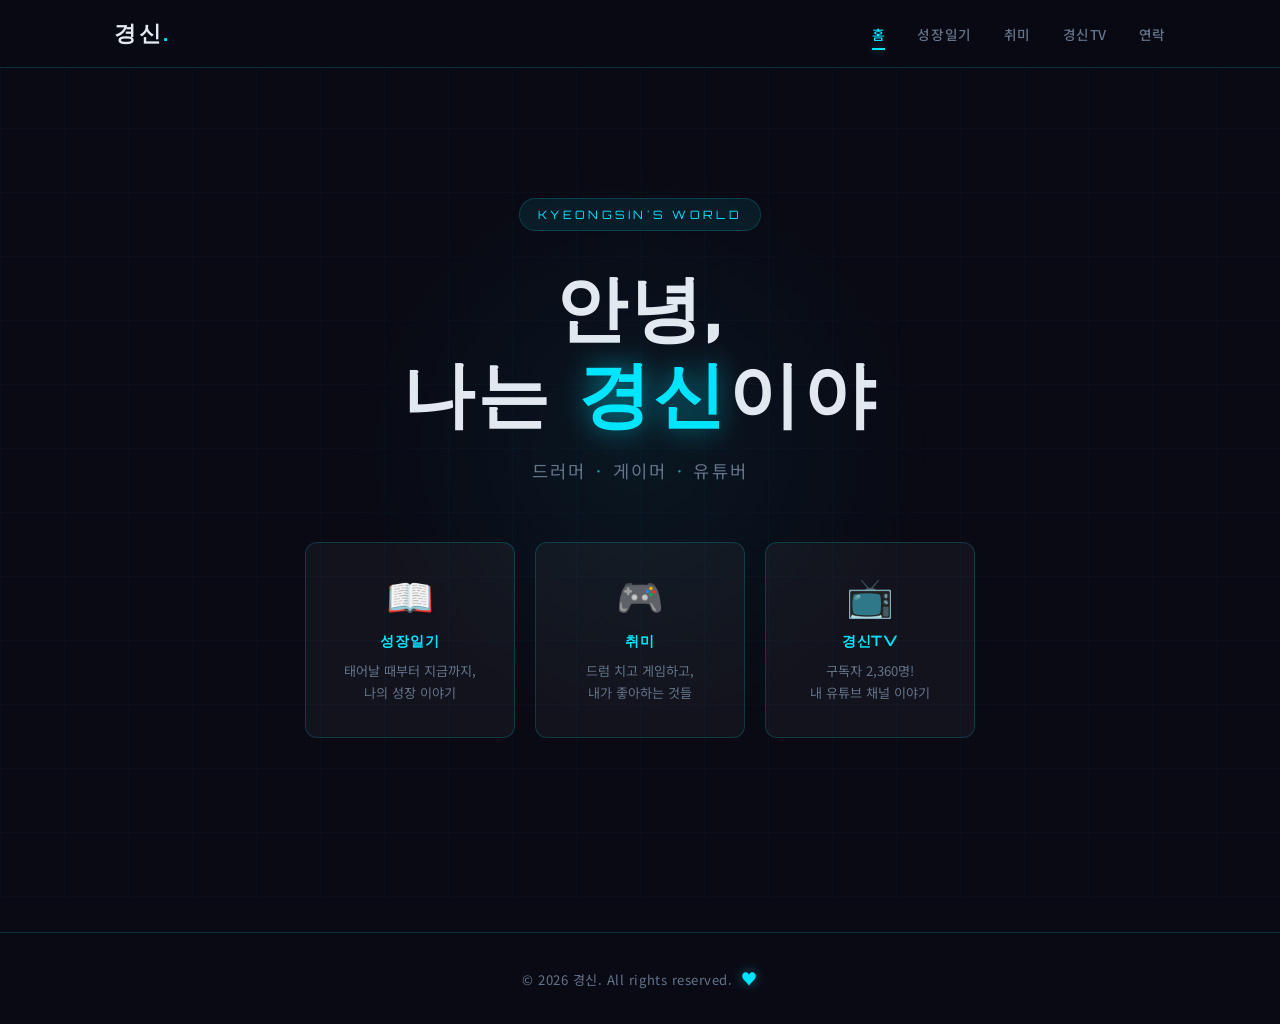
<file: index.html>
<!DOCTYPE html>
<html lang="ko">
<head>
  <meta charset="UTF-8">
  <meta name="viewport" content="width=device-width, initial-scale=1.0">
  <meta name="description" content="드러머·게이머·유튜버, 중학교 2학년 경신이의 개인 홈페이지">
  <title>경신의 홈페이지</title>
  <link rel="preconnect" href="https://fonts.googleapis.com">
  <link rel="preconnect" href="https://fonts.gstatic.com" crossorigin>
  <link href="https://fonts.googleapis.com/css2?family=Orbitron:wght@400;600;700;900&family=Noto+Sans+KR:wght@300;400;500;700&display=swap" rel="stylesheet">
  <link rel="stylesheet" href="css/style.css">
</head>
<body>

  <!-- ── NAVBAR ── -->
  <nav class="navbar">
    <div class="nav-container">
      <a href="index.html" class="nav-logo">경신<span>.</span></a>
      <button class="nav-toggle" aria-label="메뉴 열기">
        <span></span><span></span><span></span>
      </button>
      <ul class="nav-menu">
        <li><a href="index.html"   class="nav-link">홈</a></li>
        <li><a href="growth.html"  class="nav-link">성장일기</a></li>
        <li><a href="hobby.html"   class="nav-link">취미</a></li>
        <li><a href="youtube.html" class="nav-link">경신TV</a></li>
        <li><a href="contact.html" class="nav-link">연락</a></li>
      </ul>
    </div>
  </nav>

  <!-- ── HERO ── -->
  <main>
    <section class="hero">
      <div class="hero-bg-glow"></div>

      <div class="hero-content">
        <span class="hero-tag fade-in">KYEONGSIN'S WORLD</span>

        <h1 class="fade-in">
          안녕,<br>나는 <span class="neon-text">경신</span>이야
        </h1>

        <p class="hero-sub fade-in">
          드러머<span class="sep">·</span>게이머<span class="sep">·</span>유튜버
        </p>

        <!-- Quick link cards -->
        <div class="cards-grid">
          <a href="growth.html" class="card fade-in">
            <span class="card-icon">📖</span>
            <h3>성장일기</h3>
            <p>태어날 때부터 지금까지,<br>나의 성장 이야기</p>
          </a>
          <a href="hobby.html" class="card fade-in">
            <span class="card-icon">🎮</span>
            <h3>취미</h3>
            <p>드럼 치고 게임하고,<br>내가 좋아하는 것들</p>
          </a>
          <a href="youtube.html" class="card fade-in">
            <span class="card-icon">📺</span>
            <h3>경신TV</h3>
            <p>구독자 2,360명!<br>내 유튜브 채널 이야기</p>
          </a>
        </div>
      </div>
    </section>
  </main>

  <footer class="footer">
    <p>© 2026 경신. All rights reserved. &nbsp;<span class="neon">♥</span></p>
  </footer>

  <script src="js/main.js"></script>
</body>
</html>
</file>
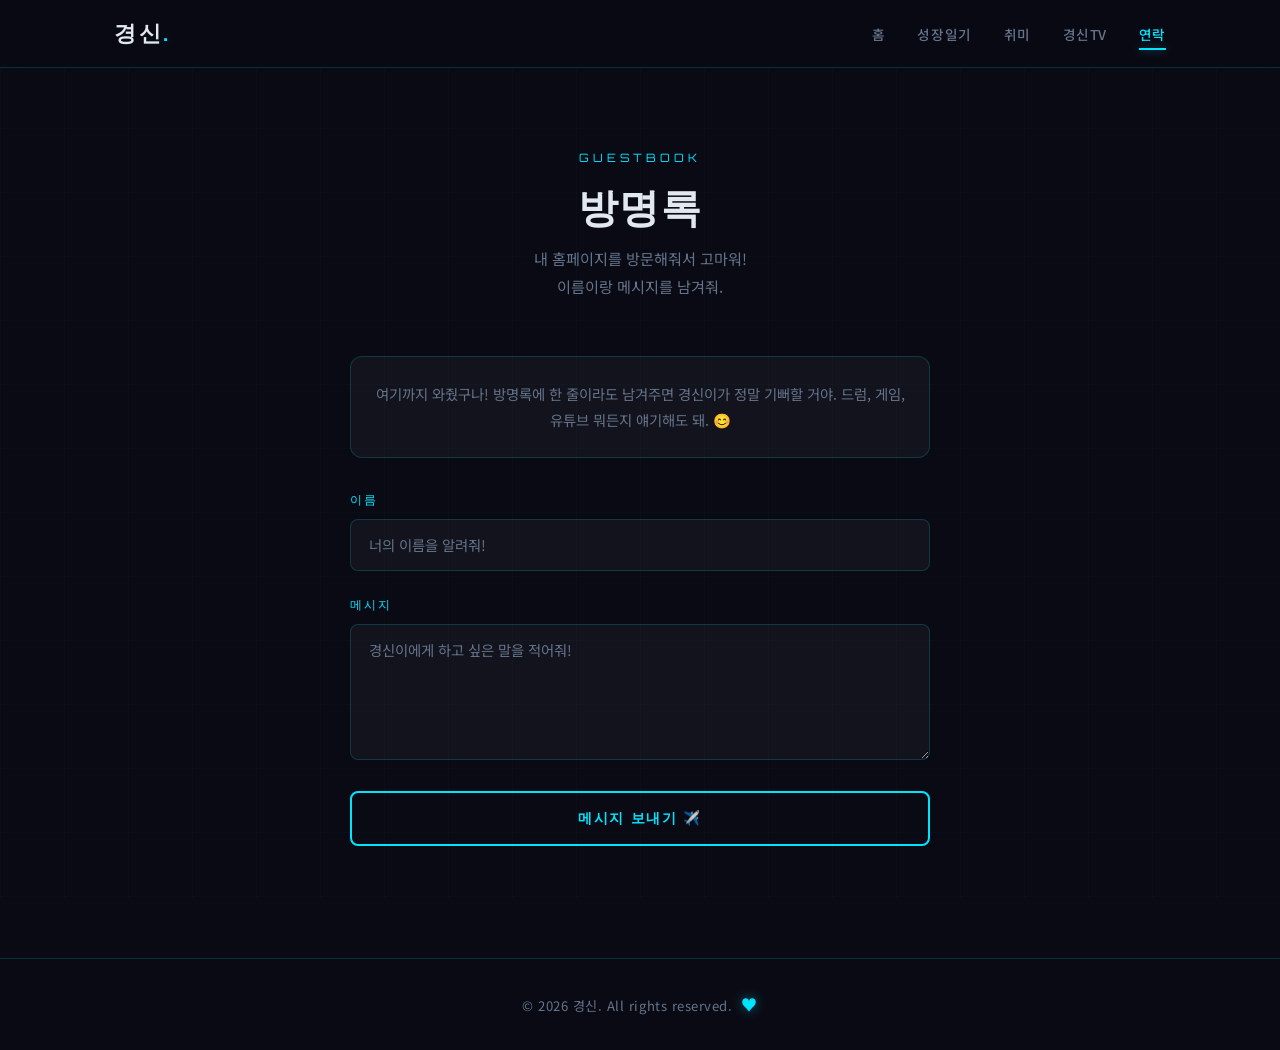
<file: contact.html>
<!DOCTYPE html>
<html lang="ko">
<head>
  <meta charset="UTF-8">
  <meta name="viewport" content="width=device-width, initial-scale=1.0">
  <meta name="description" content="경신이에게 방명록 메시지 남기기">
  <title>연락하기 | 경신의 홈페이지</title>
  <link rel="preconnect" href="https://fonts.googleapis.com">
  <link rel="preconnect" href="https://fonts.gstatic.com" crossorigin>
  <link href="https://fonts.googleapis.com/css2?family=Orbitron:wght@400;600;700;900&family=Noto+Sans+KR:wght@300;400;500;700&display=swap" rel="stylesheet">
  <link rel="stylesheet" href="css/style.css">
</head>
<body>

  <!-- ── NAVBAR ── -->
  <nav class="navbar">
    <div class="nav-container">
      <a href="index.html" class="nav-logo">경신<span>.</span></a>
      <button class="nav-toggle" aria-label="메뉴 열기">
        <span></span><span></span><span></span>
      </button>
      <ul class="nav-menu">
        <li><a href="index.html"   class="nav-link">홈</a></li>
        <li><a href="growth.html"  class="nav-link">성장일기</a></li>
        <li><a href="hobby.html"   class="nav-link">취미</a></li>
        <li><a href="youtube.html" class="nav-link">경신TV</a></li>
        <li><a href="contact.html" class="nav-link">연락</a></li>
      </ul>
    </div>
  </nav>

  <!-- ── CONTENT ── -->
  <main class="page-content">
    <div class="section">

      <div class="section-header fade-in">
        <span class="section-tag">Guestbook</span>
        <h2 class="section-title">방명록</h2>
        <p class="section-desc">
          내 홈페이지를 방문해줘서 고마워!<br>
          이름이랑 메시지를 남겨줘.
        </p>
      </div>

      <div class="contact-wrapper fade-in">

        <div class="contact-intro">
          <p>
            여기까지 와줬구나! 방명록에 한 줄이라도 남겨주면 경신이가 정말 기뻐할 거야.
            드럼, 게임, 유튜브 뭐든지 얘기해도 돼. 😊
          </p>
        </div>

        <form class="contact-form">
          <div class="form-group">
            <label for="name">이름</label>
            <input
              type="text"
              id="name"
              class="form-control"
              placeholder="너의 이름을 알려줘!"
              required
              autocomplete="off"
            >
          </div>

          <div class="form-group">
            <label for="message">메시지</label>
            <textarea
              id="message"
              class="form-control"
              rows="5"
              placeholder="경신이에게 하고 싶은 말을 적어줘!"
              required
            ></textarea>
          </div>

          <button type="submit" class="submit-btn">메시지 보내기 ✈️</button>
        </form>

      </div>
    </div>
  </main>

  <footer class="footer">
    <p>© 2026 경신. All rights reserved. &nbsp;<span class="neon">♥</span></p>
  </footer>

  <script src="js/main.js"></script>
</body>
</html>
</file>
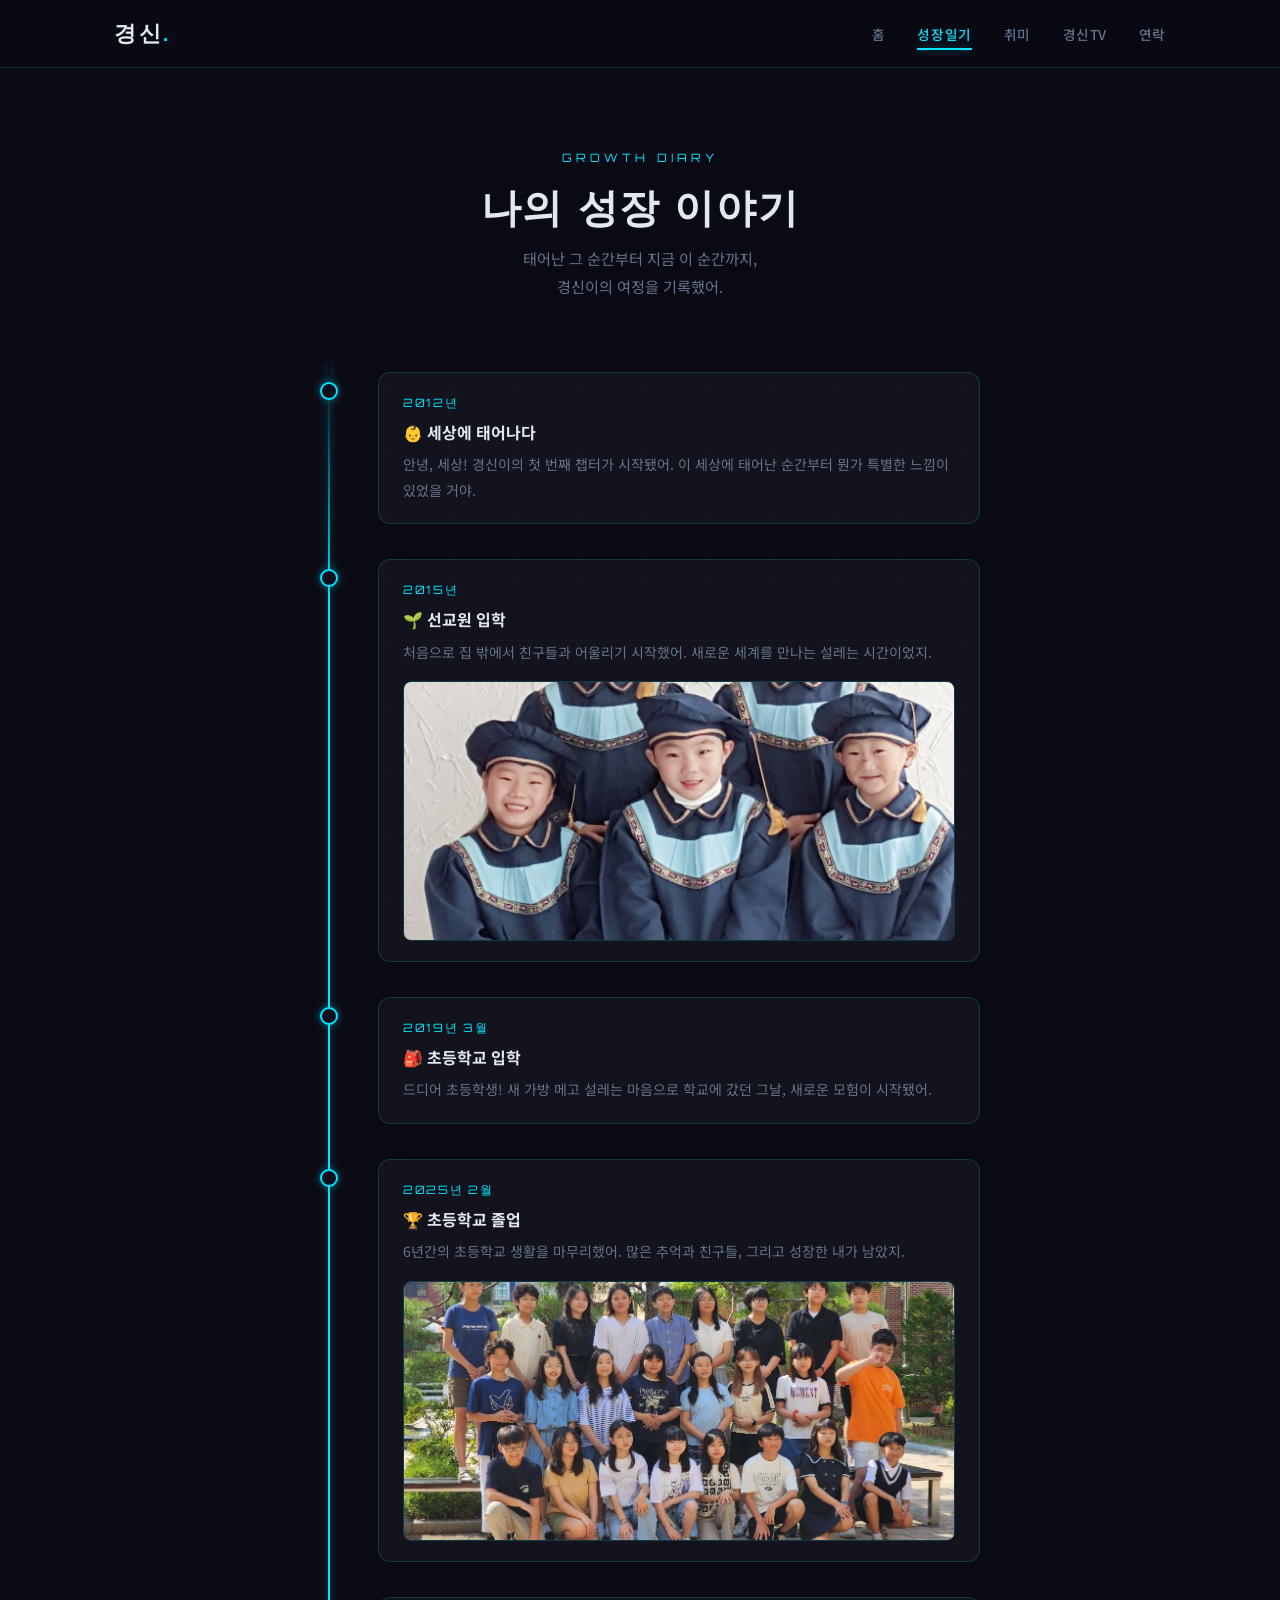
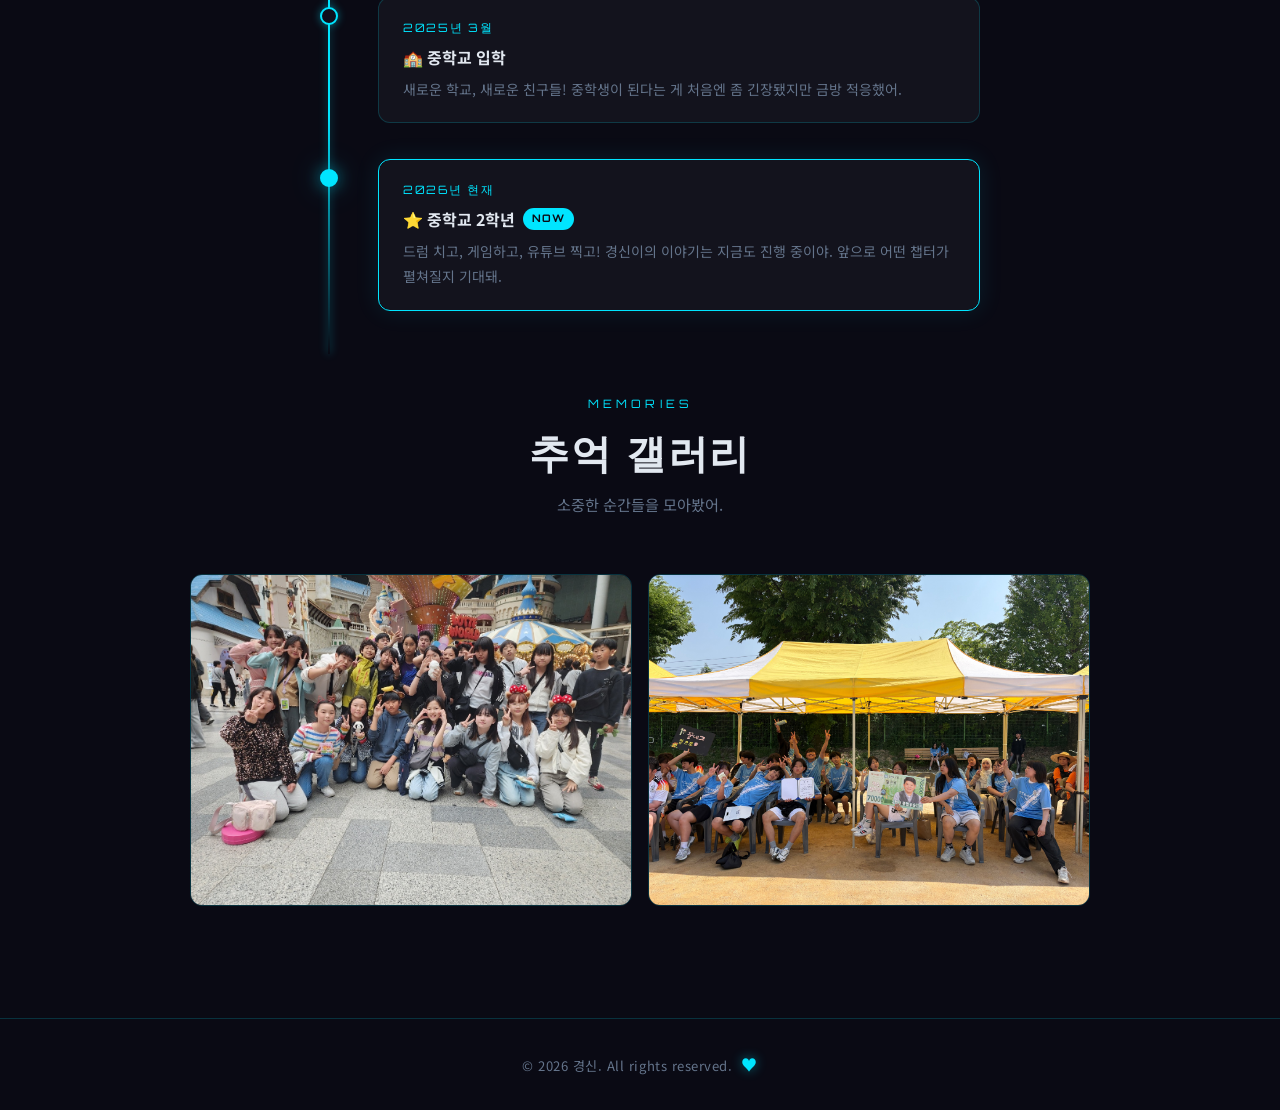
<file: growth.html>
<!DOCTYPE html>
<html lang="ko">
<head>
  <meta charset="UTF-8">
  <meta name="viewport" content="width=device-width, initial-scale=1.0">
  <meta name="description" content="경신이의 성장일기 — 출생부터 중학교 2학년 현재까지">
  <title>성장일기 | 경신의 홈페이지</title>
  <link rel="preconnect" href="https://fonts.googleapis.com">
  <link rel="preconnect" href="https://fonts.gstatic.com" crossorigin>
  <link href="https://fonts.googleapis.com/css2?family=Orbitron:wght@400;600;700;900&family=Noto+Sans+KR:wght@300;400;500;700&display=swap" rel="stylesheet">
  <link rel="stylesheet" href="css/style.css">
</head>
<body>

  <!-- ── NAVBAR ── -->
  <nav class="navbar">
    <div class="nav-container">
      <a href="index.html" class="nav-logo">경신<span>.</span></a>
      <button class="nav-toggle" aria-label="메뉴 열기">
        <span></span><span></span><span></span>
      </button>
      <ul class="nav-menu">
        <li><a href="index.html"   class="nav-link">홈</a></li>
        <li><a href="growth.html"  class="nav-link">성장일기</a></li>
        <li><a href="hobby.html"   class="nav-link">취미</a></li>
        <li><a href="youtube.html" class="nav-link">경신TV</a></li>
        <li><a href="contact.html" class="nav-link">연락</a></li>
      </ul>
    </div>
  </nav>

  <!-- ── CONTENT ── -->
  <main class="page-content">
    <div class="section">

      <div class="section-header fade-in">
        <span class="section-tag">Growth Diary</span>
        <h2 class="section-title">나의 성장 이야기</h2>
        <p class="section-desc">
          태어난 그 순간부터 지금 이 순간까지,<br>경신이의 여정을 기록했어.
        </p>
      </div>

      <!-- Timeline -->
      <div class="timeline">

        <div class="timeline-item fade-in">
          <div class="timeline-dot"></div>
          <div class="timeline-content">
            <div class="timeline-year">2012년</div>
            <div class="timeline-title">👶 세상에 태어나다</div>
            <p class="timeline-desc">
              안녕, 세상! 경신이의 첫 번째 챕터가 시작됐어.
              이 세상에 태어난 순간부터 뭔가 특별한 느낌이 있었을 거야.
            </p>
          </div>
        </div>

        <div class="timeline-item fade-in">
          <div class="timeline-dot"></div>
          <div class="timeline-content">
            <div class="timeline-year">2015년</div>
            <div class="timeline-title">🌱 선교원 입학</div>
            <p class="timeline-desc">
              처음으로 집 밖에서 친구들과 어울리기 시작했어.
              새로운 세계를 만나는 설레는 시간이었지.
            </p>
            <img
              src="images/graduation-kids.jpeg"
              alt="선교원 졸업식 사진"
              class="timeline-photo"
            >
          </div>
        </div>

        <div class="timeline-item fade-in">
          <div class="timeline-dot"></div>
          <div class="timeline-content">
            <div class="timeline-year">2019년 3월</div>
            <div class="timeline-title">🎒 초등학교 입학</div>
            <p class="timeline-desc">
              드디어 초등학생! 새 가방 메고 설레는 마음으로 학교에 갔던 그날,
              새로운 모험이 시작됐어.
            </p>
          </div>
        </div>

        <div class="timeline-item fade-in">
          <div class="timeline-dot"></div>
          <div class="timeline-content">
            <div class="timeline-year">2025년 2월</div>
            <div class="timeline-title">🏆 초등학교 졸업</div>
            <p class="timeline-desc">
              6년간의 초등학교 생활을 마무리했어.
              많은 추억과 친구들, 그리고 성장한 내가 남았지.
            </p>
            <img
              src="images/class-photo.jpeg"
              alt="초등학교 6학년 학급 단체사진"
              class="timeline-photo"
            >
          </div>
        </div>

        <div class="timeline-item fade-in">
          <div class="timeline-dot"></div>
          <div class="timeline-content">
            <div class="timeline-year">2025년 3월</div>
            <div class="timeline-title">🏫 중학교 입학</div>
            <p class="timeline-desc">
              새로운 학교, 새로운 친구들!
              중학생이 된다는 게 처음엔 좀 긴장됐지만 금방 적응했어.
            </p>
          </div>
        </div>

        <!-- Current item -->
        <div class="timeline-item current fade-in">
          <div class="timeline-dot"></div>
          <div class="timeline-content">
            <div class="timeline-year">2026년 현재</div>
            <div class="timeline-title">
              ⭐ 중학교 2학년
              <span class="current-badge">NOW</span>
            </div>
            <p class="timeline-desc">
              드럼 치고, 게임하고, 유튜브 찍고! 경신이의 이야기는 지금도 진행 중이야.
              앞으로 어떤 챕터가 펼쳐질지 기대돼.
            </p>
          </div>
        </div>

      </div>
      <!-- Photo Gallery -->
      <div class="section-header fade-in" style="margin-top: 2rem;">
        <span class="section-tag">Memories</span>
        <h2 class="section-title">추억 갤러리</h2>
        <p class="section-desc">소중한 순간들을 모아봤어.</p>
      </div>

      <div class="photo-gallery">
        <div class="photo-grid">
          <div class="photo-card fade-in">
            <img src="images/field-trip.jpeg" alt="수학여행 단체사진">
            <div class="photo-caption">🎡 수학여행 — 놀이공원에서</div>
          </div>
          <div class="photo-card fade-in">
            <img src="images/sports-day.jpeg" alt="체육대회">
            <div class="photo-caption">🏃 체육대회 — 반 친구들이랑</div>
          </div>
        </div>
      </div>

    </div>
  </main>

  <footer class="footer">
    <p>© 2026 경신. All rights reserved. &nbsp;<span class="neon">♥</span></p>
  </footer>

  <script src="js/main.js"></script>
</body>
</html>
</file>
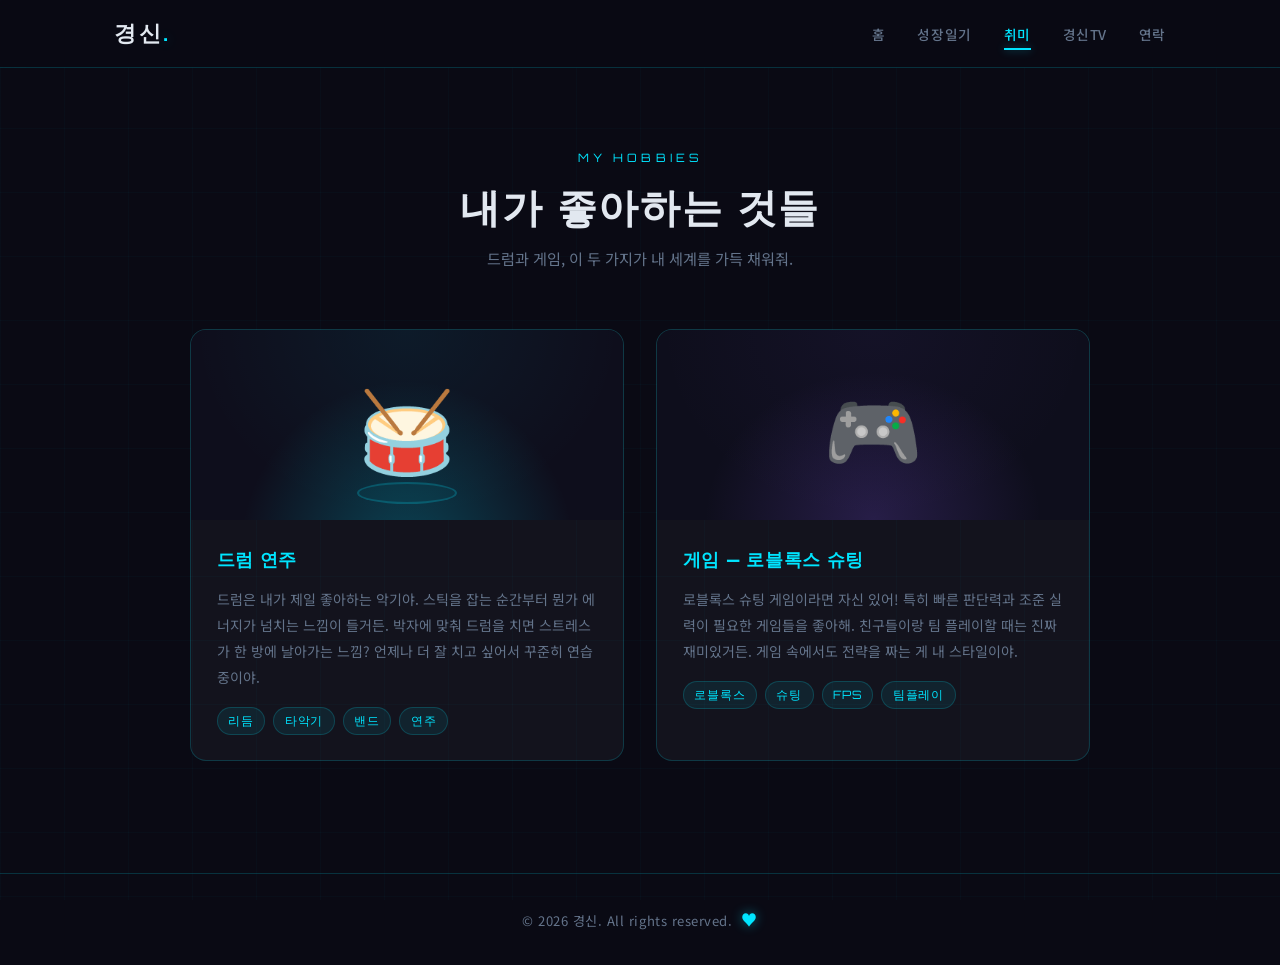
<file: hobby.html>
<!DOCTYPE html>
<html lang="ko">
<head>
  <meta charset="UTF-8">
  <meta name="viewport" content="width=device-width, initial-scale=1.0">
  <meta name="description" content="경신이의 취미 — 드럼 연주와 로블록스 슈팅 게임">
  <title>취미 | 경신의 홈페이지</title>
  <link rel="preconnect" href="https://fonts.googleapis.com">
  <link rel="preconnect" href="https://fonts.gstatic.com" crossorigin>
  <link href="https://fonts.googleapis.com/css2?family=Orbitron:wght@400;600;700;900&family=Noto+Sans+KR:wght@300;400;500;700&display=swap" rel="stylesheet">
  <link rel="stylesheet" href="css/style.css">
</head>
<body>

  <!-- ── NAVBAR ── -->
  <nav class="navbar">
    <div class="nav-container">
      <a href="index.html" class="nav-logo">경신<span>.</span></a>
      <button class="nav-toggle" aria-label="메뉴 열기">
        <span></span><span></span><span></span>
      </button>
      <ul class="nav-menu">
        <li><a href="index.html"   class="nav-link">홈</a></li>
        <li><a href="growth.html"  class="nav-link">성장일기</a></li>
        <li><a href="hobby.html"   class="nav-link">취미</a></li>
        <li><a href="youtube.html" class="nav-link">경신TV</a></li>
        <li><a href="contact.html" class="nav-link">연락</a></li>
      </ul>
    </div>
  </nav>

  <!-- ── CONTENT ── -->
  <main class="page-content">
    <div class="section">

      <div class="section-header fade-in">
        <span class="section-tag">My Hobbies</span>
        <h2 class="section-title">내가 좋아하는 것들</h2>
        <p class="section-desc">드럼과 게임, 이 두 가지가 내 세계를 가득 채워줘.</p>
      </div>

      <div class="hobby-grid">

        <!-- Drum Card -->
        <div class="hobby-card fade-in">
          <div class="hobby-card-header drum">
            <span class="hobby-emoji">🥁</span>
          </div>
          <div class="hobby-card-body">
            <h3>드럼 연주</h3>
            <p>
              드럼은 내가 제일 좋아하는 악기야. 스틱을 잡는 순간부터
              뭔가 에너지가 넘치는 느낌이 들거든.
              박자에 맞춰 드럼을 치면 스트레스가 한 방에 날아가는 느낌?
              언제나 더 잘 치고 싶어서 꾸준히 연습 중이야.
            </p>
            <div class="hobby-tags">
              <span class="hobby-tag">리듬</span>
              <span class="hobby-tag">타악기</span>
              <span class="hobby-tag">밴드</span>
              <span class="hobby-tag">연주</span>
            </div>
          </div>
        </div>

        <!-- Game Card -->
        <div class="hobby-card fade-in">
          <div class="hobby-card-header game">
            <span class="hobby-emoji">🎮</span>
          </div>
          <div class="hobby-card-body">
            <h3>게임 — 로블록스 슈팅</h3>
            <p>
              로블록스 슈팅 게임이라면 자신 있어!
              특히 빠른 판단력과 조준 실력이 필요한 게임들을 좋아해.
              친구들이랑 팀 플레이할 때는 진짜 재미있거든.
              게임 속에서도 전략을 짜는 게 내 스타일이야.
            </p>
            <div class="hobby-tags">
              <span class="hobby-tag">로블록스</span>
              <span class="hobby-tag">슈팅</span>
              <span class="hobby-tag">FPS</span>
              <span class="hobby-tag">팀플레이</span>
            </div>
          </div>
        </div>

      </div>
    </div>
  </main>

  <footer class="footer">
    <p>© 2026 경신. All rights reserved. &nbsp;<span class="neon">♥</span></p>
  </footer>

  <script src="js/main.js"></script>
</body>
</html>
</file>
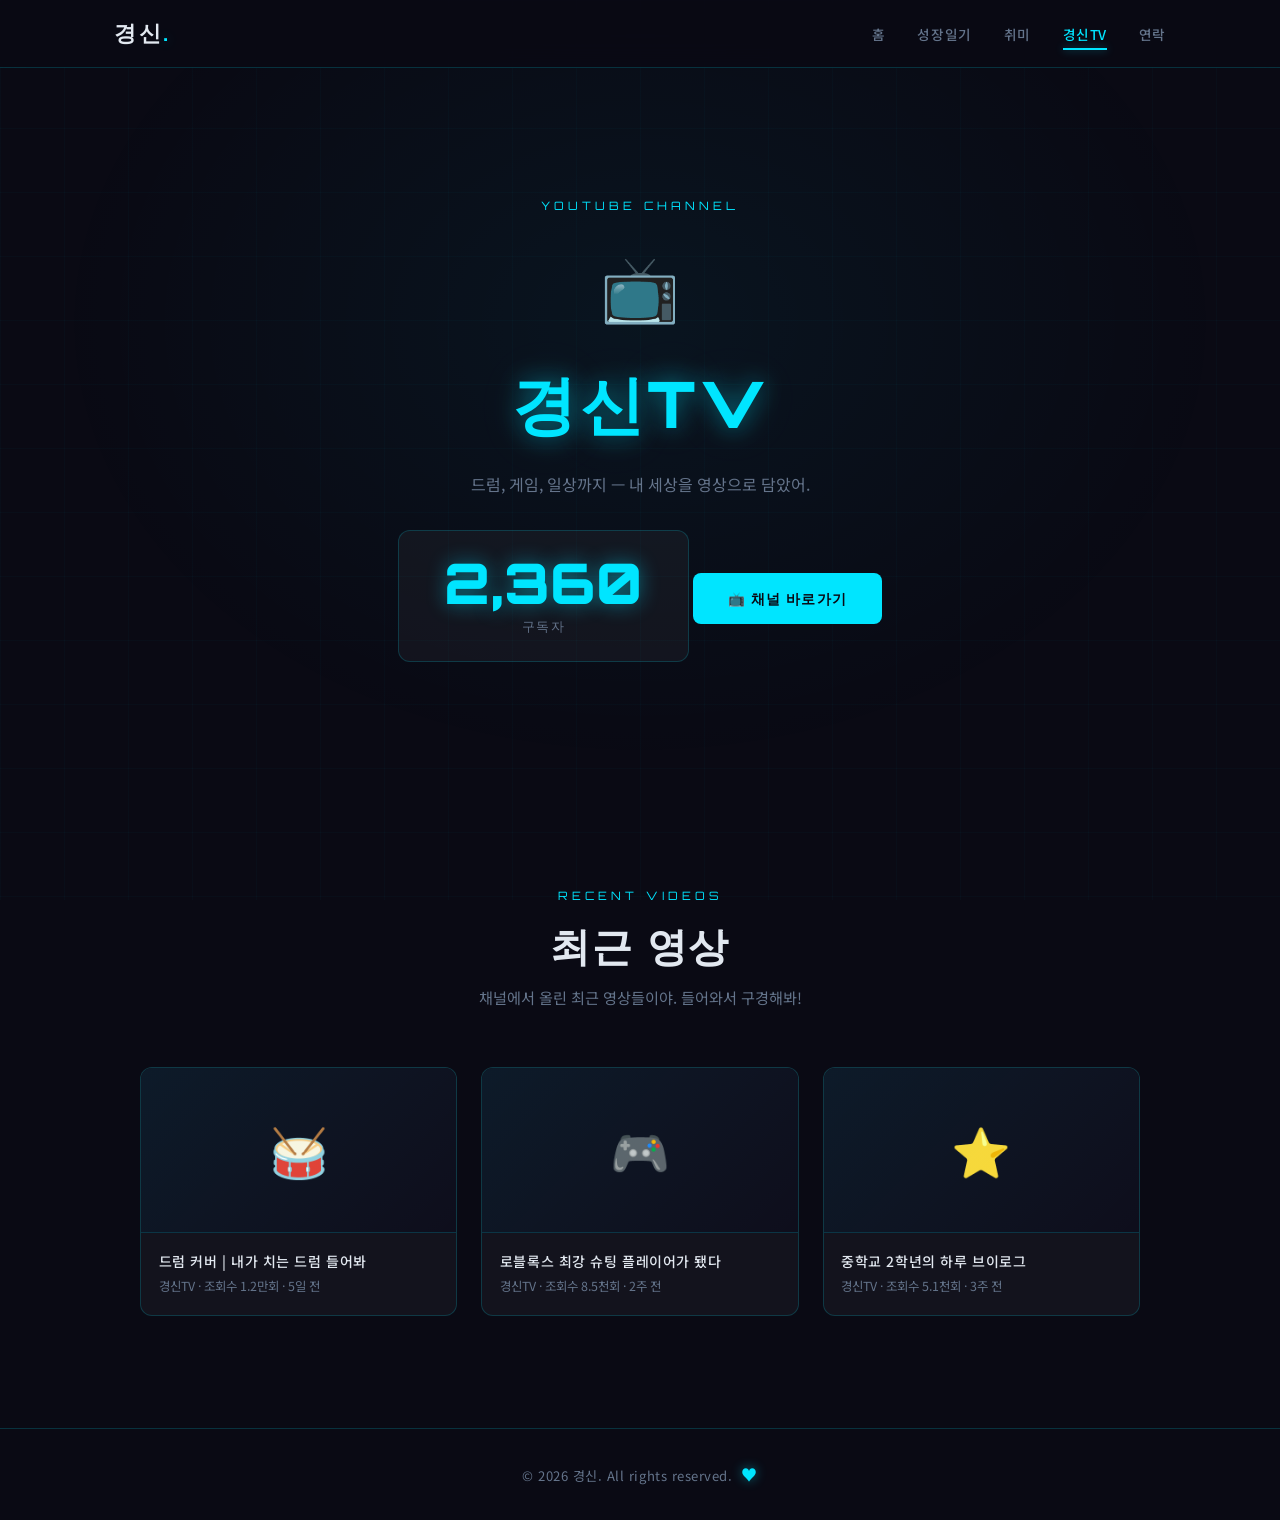
<file: youtube.html>
<!DOCTYPE html>
<html lang="ko">
<head>
  <meta charset="UTF-8">
  <meta name="viewport" content="width=device-width, initial-scale=1.0">
  <meta name="description" content="경신TV — 구독자 2360명의 경신이 유튜브 채널">
  <title>경신TV | 경신의 홈페이지</title>
  <link rel="preconnect" href="https://fonts.googleapis.com">
  <link rel="preconnect" href="https://fonts.gstatic.com" crossorigin>
  <link href="https://fonts.googleapis.com/css2?family=Orbitron:wght@400;600;700;900&family=Noto+Sans+KR:wght@300;400;500;700&display=swap" rel="stylesheet">
  <link rel="stylesheet" href="css/style.css">
</head>
<body>

  <!-- ── NAVBAR ── -->
  <nav class="navbar">
    <div class="nav-container">
      <a href="index.html" class="nav-logo">경신<span>.</span></a>
      <button class="nav-toggle" aria-label="메뉴 열기">
        <span></span><span></span><span></span>
      </button>
      <ul class="nav-menu">
        <li><a href="index.html"   class="nav-link">홈</a></li>
        <li><a href="growth.html"  class="nav-link">성장일기</a></li>
        <li><a href="hobby.html"   class="nav-link">취미</a></li>
        <li><a href="youtube.html" class="nav-link">경신TV</a></li>
        <li><a href="contact.html" class="nav-link">연락</a></li>
      </ul>
    </div>
  </nav>

  <!-- ── CHANNEL HERO ── -->
  <main>
    <div class="yt-hero">
      <div class="section">
        <span class="section-tag fade-in">YouTube Channel</span>

        <div class="yt-channel-logo fade-in">📺</div>
        <h1 class="yt-channel-name fade-in">경신TV</h1>
        <p class="yt-desc fade-in">드럼, 게임, 일상까지 — 내 세상을 영상으로 담았어.</p>

        <!-- Subscriber Counter -->
        <div class="subscriber-block fade-in">
          <div class="sub-inner">
            <span class="sub-count" id="sub-count" data-target="2360">0</span>
            <span class="sub-label">구독자</span>
          </div>
        </div>

        <a href="https://www.youtube.com/@KyungshinTV12" target="_blank" rel="noopener" class="yt-button fade-in">📺 채널 바로가기</a>
      </div>
    </div>

    <!-- ── RECENT VIDEOS ── -->
    <div class="section">
      <div class="section-header fade-in">
        <span class="section-tag">Recent Videos</span>
        <h2 class="section-title">최근 영상</h2>
        <p class="section-desc">채널에서 올린 최근 영상들이야. 들어와서 구경해봐!</p>
      </div>

      <div class="video-grid">

        <div class="video-card fade-in">
          <div class="video-thumb">
            🥁
            <div class="video-play-overlay">▶</div>
          </div>
          <div class="video-info">
            <h4>드럼 커버 | 내가 치는 드럼 들어봐</h4>
            <p>경신TV · 조회수 1.2만회 · 5일 전</p>
          </div>
        </div>

        <div class="video-card fade-in">
          <div class="video-thumb">
            🎮
            <div class="video-play-overlay">▶</div>
          </div>
          <div class="video-info">
            <h4>로블록스 최강 슈팅 플레이어가 됐다</h4>
            <p>경신TV · 조회수 8.5천회 · 2주 전</p>
          </div>
        </div>

        <div class="video-card fade-in">
          <div class="video-thumb">
            ⭐
            <div class="video-play-overlay">▶</div>
          </div>
          <div class="video-info">
            <h4>중학교 2학년의 하루 브이로그</h4>
            <p>경신TV · 조회수 5.1천회 · 3주 전</p>
          </div>
        </div>

      </div>
    </div>
  </main>

  <footer class="footer">
    <p>© 2026 경신. All rights reserved. &nbsp;<span class="neon">♥</span></p>
  </footer>

  <script src="js/main.js"></script>
</body>
</html>
</file>
<file: css/style.css>
/* ==============================
   CSS CUSTOM PROPERTIES
============================== */
:root {
  --bg: #0a0a14;
  --bg-2: #0e0e1c;
  --bg-card: rgba(255, 255, 255, 0.04);
  --neon: #00e5ff;
  --neon-bright: #00ffff;
  --neon-glow: rgba(0, 229, 255, 0.45);
  --neon-dim: rgba(0, 229, 255, 0.08);
  --neon-border: rgba(0, 229, 255, 0.18);
  --text: #e2e8f0;
  --text-muted: #64748b;
  --nav-height: 68px;
  --ff-heading: 'Orbitron', monospace;
  --ff-body: 'Noto Sans KR', sans-serif;
  --radius: 12px;
}

/* ==============================
   RESET & BASE
============================== */
*, *::before, *::after {
  box-sizing: border-box;
  margin: 0;
  padding: 0;
}

html { scroll-behavior: smooth; }

body {
  font-family: var(--ff-body);
  background-color: var(--bg);
  color: var(--text);
  line-height: 1.7;
  min-height: 100vh;
  overflow-x: hidden;
}

/* Subtle cyberpunk grid overlay */
body::before {
  content: '';
  position: fixed;
  inset: 0;
  background-image:
    linear-gradient(rgba(0, 229, 255, 0.022) 1px, transparent 1px),
    linear-gradient(90deg, rgba(0, 229, 255, 0.022) 1px, transparent 1px);
  background-size: 64px 64px;
  pointer-events: none;
  z-index: 0;
}

a { text-decoration: none; color: inherit; }
ul { list-style: none; }

h1, h2, h3, h4 {
  font-family: var(--ff-heading);
  letter-spacing: 0.04em;
}

/* ==============================
   NAVBAR
============================== */
.navbar {
  position: fixed;
  top: 0;
  left: 0;
  right: 0;
  height: var(--nav-height);
  z-index: 1000;
  background: rgba(10, 10, 20, 0.88);
  backdrop-filter: blur(14px);
  -webkit-backdrop-filter: blur(14px);
  border-bottom: 1px solid var(--neon-border);
}

.nav-container {
  max-width: 1100px;
  margin: 0 auto;
  padding: 0 1.5rem;
  height: 100%;
  display: flex;
  align-items: center;
  justify-content: space-between;
}

.nav-logo {
  font-family: var(--ff-heading);
  font-size: 1.35rem;
  font-weight: 700;
  color: var(--text);
  letter-spacing: 0.12em;
}

.nav-logo span {
  color: var(--neon);
  text-shadow: 0 0 12px var(--neon-glow);
}

.nav-menu {
  display: flex;
  gap: 2rem;
  align-items: center;
}

.nav-link {
  font-size: 0.85rem;
  font-weight: 500;
  color: var(--text-muted);
  transition: color 0.3s ease;
  position: relative;
  padding: 0.25rem 0;
  letter-spacing: 0.04em;
}

.nav-link::after {
  content: '';
  position: absolute;
  bottom: -2px;
  left: 0;
  width: 0;
  height: 2px;
  background: var(--neon);
  box-shadow: 0 0 8px var(--neon-glow);
  transition: width 0.3s ease;
}

.nav-link:hover,
.nav-link.active {
  color: var(--neon);
}

.nav-link:hover::after,
.nav-link.active::after {
  width: 100%;
}

/* Hamburger */
.nav-toggle {
  display: none;
  flex-direction: column;
  gap: 5px;
  cursor: pointer;
  background: none;
  border: none;
  padding: 0.5rem;
}

.nav-toggle span {
  display: block;
  width: 24px;
  height: 2px;
  background: var(--text);
  border-radius: 2px;
  transition: all 0.3s ease;
}

.nav-toggle.active span:nth-child(1) { transform: translateY(7px) rotate(45deg); }
.nav-toggle.active span:nth-child(2) { opacity: 0; transform: scaleX(0); }
.nav-toggle.active span:nth-child(3) { transform: translateY(-7px) rotate(-45deg); }

/* ==============================
   LAYOUT & SECTION UTILITIES
============================== */
.page-content {
  padding-top: var(--nav-height);
}

.section {
  padding: 5rem 1.5rem;
  max-width: 1100px;
  margin: 0 auto;
}

.section-header {
  text-align: center;
  margin-bottom: 3.5rem;
}

.section-tag {
  font-size: 0.72rem;
  font-family: var(--ff-heading);
  color: var(--neon);
  letter-spacing: 0.35em;
  text-transform: uppercase;
  display: block;
  margin-bottom: 0.85rem;
}

.section-title {
  font-size: clamp(1.6rem, 4vw, 2.5rem);
  font-weight: 700;
  color: var(--text);
  margin-bottom: 0.75rem;
  line-height: 1.3;
}

.section-desc {
  color: var(--text-muted);
  font-size: 0.95rem;
  max-width: 480px;
  margin: 0 auto;
  line-height: 1.8;
}

/* Neon utility */
.neon {
  color: var(--neon);
  text-shadow: 0 0 12px var(--neon-glow);
}

/* ==============================
   HERO (index.html)
============================== */
.hero {
  min-height: 100vh;
  display: flex;
  align-items: center;
  justify-content: center;
  text-align: center;
  padding: calc(var(--nav-height) + 3rem) 1.5rem 5rem;
  position: relative;
  overflow: hidden;
}

.hero-bg-glow {
  position: absolute;
  top: 50%;
  left: 50%;
  transform: translate(-50%, -50%);
  width: 600px;
  height: 600px;
  background: radial-gradient(circle, rgba(0, 229, 255, 0.06) 0%, transparent 70%);
  pointer-events: none;
}

.hero-content {
  max-width: 720px;
  position: relative;
  z-index: 1;
}

.hero-tag {
  display: inline-block;
  font-size: 0.72rem;
  font-family: var(--ff-heading);
  letter-spacing: 0.3em;
  color: var(--neon);
  background: var(--neon-dim);
  border: 1px solid var(--neon-border);
  padding: 0.35rem 1.1rem;
  border-radius: 100px;
  margin-bottom: 2rem;
  text-transform: uppercase;
}

.hero h1 {
  font-size: clamp(2.2rem, 7vw, 4.5rem);
  font-weight: 900;
  line-height: 1.2;
  margin-bottom: 1.25rem;
  color: var(--text);
}

.neon-text {
  color: var(--neon);
  text-shadow: 0 0 24px var(--neon-glow), 0 0 48px rgba(0, 229, 255, 0.2);
}

.hero-sub {
  font-size: 1.1rem;
  color: var(--text-muted);
  margin-bottom: 3.5rem;
  letter-spacing: 0.12em;
}

.hero-sub .sep {
  color: var(--neon);
  margin: 0 0.6rem;
  opacity: 0.7;
}

/* ==============================
   QUICK LINK CARDS (index.html)
============================== */
.cards-grid {
  display: grid;
  grid-template-columns: repeat(auto-fit, minmax(210px, 1fr));
  gap: 1.25rem;
  max-width: 760px;
  margin: 0 auto;
}

.card {
  background: var(--bg-card);
  border: 1px solid var(--neon-border);
  border-radius: var(--radius);
  padding: 2rem 1.5rem;
  text-align: center;
  transition: all 0.3s ease;
  position: relative;
  overflow: hidden;
  cursor: pointer;
  display: block;
}

.card::before {
  content: '';
  position: absolute;
  inset: 0;
  background: linear-gradient(135deg, rgba(0, 229, 255, 0.06), transparent 60%);
  opacity: 0;
  transition: opacity 0.3s ease;
}

.card:hover {
  border-color: var(--neon);
  box-shadow: 0 0 24px rgba(0, 229, 255, 0.12), 0 10px 36px rgba(0, 0, 0, 0.4);
  transform: translateY(-6px);
}

.card:hover::before { opacity: 1; }

.card-icon {
  font-size: 2.4rem;
  margin-bottom: 0.9rem;
  display: block;
  line-height: 1;
}

.card h3 {
  font-size: 0.9rem;
  color: var(--neon);
  margin-bottom: 0.5rem;
  letter-spacing: 0.06em;
}

.card p {
  font-size: 0.82rem;
  color: var(--text-muted);
  line-height: 1.7;
}

/* ==============================
   TIMELINE (growth.html)
============================== */
.timeline {
  position: relative;
  max-width: 680px;
  margin: 0 auto;
  padding: 1rem 0;
}

.timeline::before {
  content: '';
  position: absolute;
  left: 28px;
  top: 8px;
  bottom: 8px;
  width: 2px;
  background: linear-gradient(to bottom, transparent, var(--neon) 15%, var(--neon) 85%, transparent);
  box-shadow: 0 0 8px var(--neon-glow);
}

.timeline-item {
  position: relative;
  padding-left: 78px;
  margin-bottom: 2.2rem;
}

.timeline-dot {
  position: absolute;
  left: 20px;
  top: 10px;
  width: 18px;
  height: 18px;
  background: var(--bg-2);
  border: 2px solid var(--neon);
  border-radius: 50%;
  box-shadow: 0 0 8px var(--neon-glow);
  transition: all 0.3s ease;
}

.timeline-item:hover .timeline-dot {
  background: var(--neon);
  box-shadow: 0 0 16px var(--neon-glow), 0 0 4px var(--neon-bright);
  transform: scale(1.2);
}

.timeline-item.current .timeline-dot {
  background: var(--neon);
  box-shadow: 0 0 16px var(--neon-glow), 0 0 32px rgba(0, 229, 255, 0.3);
  animation: pulse-dot 2.5s ease-in-out infinite;
}

@keyframes pulse-dot {
  0%, 100% { box-shadow: 0 0 16px var(--neon-glow), 0 0 32px rgba(0,229,255,0.3); }
  50%       { box-shadow: 0 0 6px var(--neon-glow), 0 0 12px rgba(0,229,255,0.1); }
}

.timeline-content {
  background: var(--bg-card);
  border: 1px solid var(--neon-border);
  border-radius: var(--radius);
  padding: 1.25rem 1.5rem;
  transition: all 0.3s ease;
}

.timeline-item:hover .timeline-content {
  border-color: rgba(0, 229, 255, 0.5);
  box-shadow: 0 0 18px rgba(0, 229, 255, 0.08);
}

.timeline-item.current .timeline-content {
  border-color: var(--neon);
  box-shadow: 0 0 24px rgba(0, 229, 255, 0.1);
}

.timeline-year {
  font-family: var(--ff-heading);
  font-size: 0.72rem;
  color: var(--neon);
  letter-spacing: 0.15em;
  margin-bottom: 0.4rem;
  text-transform: uppercase;
}

.timeline-title {
  font-size: 1rem;
  font-weight: 700;
  margin-bottom: 0.4rem;
  display: flex;
  align-items: center;
  gap: 0.5rem;
  flex-wrap: wrap;
}

.current-badge {
  font-size: 0.65rem;
  font-family: var(--ff-heading);
  background: var(--neon);
  color: var(--bg);
  padding: 0.12rem 0.55rem;
  border-radius: 100px;
  font-weight: 700;
  letter-spacing: 0.1em;
}

.timeline-desc {
  font-size: 0.875rem;
  color: var(--text-muted);
  line-height: 1.8;
}

/* ==============================
   HOBBY (hobby.html)
============================== */
.hobby-grid {
  display: grid;
  grid-template-columns: repeat(auto-fit, minmax(300px, 1fr));
  gap: 2rem;
  max-width: 900px;
  margin: 0 auto;
}

.hobby-card {
  background: var(--bg-card);
  border: 1px solid var(--neon-border);
  border-radius: 16px;
  overflow: hidden;
  transition: all 0.35s ease;
}

.hobby-card:hover {
  border-color: var(--neon);
  box-shadow: 0 0 32px rgba(0, 229, 255, 0.1), 0 14px 44px rgba(0, 0, 0, 0.4);
  transform: translateY(-7px);
}

.hobby-card-header {
  height: 190px;
  display: flex;
  align-items: center;
  justify-content: center;
  position: relative;
  overflow: hidden;
}

.hobby-card-header.drum {
  background:
    radial-gradient(ellipse at 50% 120%, rgba(0, 229, 255, 0.25) 0%, transparent 55%),
    radial-gradient(ellipse at 50% 0%, rgba(0, 229, 255, 0.06) 0%, transparent 70%),
    var(--bg-2);
}

.hobby-card-header.drum::before {
  content: '';
  position: absolute;
  bottom: 16px;
  left: 50%;
  transform: translateX(-50%);
  width: 100px;
  height: 22px;
  border-radius: 50%;
  border: 2px solid rgba(0, 229, 255, 0.2);
  background: rgba(0, 229, 255, 0.04);
}

.hobby-card-header.game {
  background:
    radial-gradient(ellipse at 50% 100%, rgba(139, 92, 246, 0.2) 0%, transparent 55%),
    radial-gradient(ellipse at 50% 0%, rgba(139, 92, 246, 0.05) 0%, transparent 70%),
    var(--bg-2);
}

.hobby-emoji {
  font-size: 5rem;
  display: block;
  line-height: 1;
  transition: transform 0.3s ease;
  position: relative;
  z-index: 1;
}

.hobby-card:hover .hobby-emoji {
  animation: float-emoji 0.7s ease forwards;
}

@keyframes float-emoji {
  0%   { transform: translateY(0) rotate(0deg); }
  30%  { transform: translateY(-14px) rotate(-8deg); }
  60%  { transform: translateY(-8px) rotate(6deg); }
  100% { transform: translateY(0) rotate(0deg); }
}

.hobby-card-body {
  padding: 1.6rem;
}

.hobby-card-body h3 {
  font-size: 1.1rem;
  color: var(--neon);
  margin-bottom: 0.75rem;
  letter-spacing: 0.04em;
}

.hobby-card-body p {
  font-size: 0.875rem;
  color: var(--text-muted);
  line-height: 1.85;
  margin-bottom: 1rem;
}

.hobby-tags {
  display: flex;
  flex-wrap: wrap;
  gap: 0.5rem;
}

.hobby-tag {
  font-size: 0.72rem;
  font-family: var(--ff-heading);
  background: var(--neon-dim);
  border: 1px solid var(--neon-border);
  color: var(--neon);
  padding: 0.2rem 0.65rem;
  border-radius: 100px;
  letter-spacing: 0.08em;
}

/* ==============================
   YOUTUBE (youtube.html)
============================== */
.yt-hero {
  text-align: center;
  padding: calc(var(--nav-height) + 3rem) 1.5rem 2rem;
  position: relative;
}

.yt-hero::before {
  content: '';
  position: absolute;
  top: 0;
  left: 0;
  right: 0;
  bottom: 0;
  background: radial-gradient(ellipse at 50% 40%, rgba(0, 229, 255, 0.05) 0%, transparent 65%);
  pointer-events: none;
}

.yt-channel-logo {
  font-size: 4rem;
  margin-bottom: 0.75rem;
  animation: float-logo 3s ease-in-out infinite;
}

@keyframes float-logo {
  0%, 100% { transform: translateY(0); }
  50%       { transform: translateY(-10px); }
}

.yt-channel-name {
  font-family: var(--ff-heading);
  font-size: clamp(2.2rem, 7vw, 4rem);
  font-weight: 900;
  color: var(--neon);
  text-shadow: 0 0 24px var(--neon-glow), 0 0 50px rgba(0, 229, 255, 0.15);
  margin-bottom: 0.75rem;
  letter-spacing: 0.06em;
}

.yt-desc {
  color: var(--text-muted);
  font-size: 1rem;
  margin-bottom: 2rem;
}

.subscriber-block {
  display: inline-flex;
  align-items: center;
  gap: 1.5rem;
  background: var(--bg-card);
  border: 1px solid var(--neon-border);
  border-radius: var(--radius);
  padding: 1.5rem 2.8rem;
  margin: 0 auto 2rem;
}

.sub-inner {
  text-align: center;
}

.sub-count {
  font-family: var(--ff-heading);
  font-size: clamp(2.5rem, 6vw, 3.5rem);
  font-weight: 900;
  color: var(--neon);
  text-shadow: 0 0 20px var(--neon-glow);
  line-height: 1;
  display: block;
}

.sub-label {
  font-size: 0.8rem;
  color: var(--text-muted);
  letter-spacing: 0.1em;
  margin-top: 0.3rem;
  font-family: var(--ff-heading);
  display: block;
}

.yt-button {
  display: inline-flex;
  align-items: center;
  gap: 0.5rem;
  background: var(--neon);
  color: var(--bg);
  font-family: var(--ff-heading);
  font-weight: 700;
  font-size: 0.85rem;
  padding: 0.85rem 2.2rem;
  border-radius: 8px;
  border: none;
  cursor: pointer;
  transition: all 0.3s ease;
  letter-spacing: 0.08em;
  text-decoration: none;
}

.yt-button:hover {
  box-shadow: 0 0 24px var(--neon-glow), 0 0 50px rgba(0, 229, 255, 0.15);
  transform: scale(1.04);
}

/* Video Cards */
.video-grid {
  display: grid;
  grid-template-columns: repeat(auto-fit, minmax(270px, 1fr));
  gap: 1.5rem;
  max-width: 1000px;
  margin: 0 auto;
}

.video-card {
  background: var(--bg-card);
  border: 1px solid var(--neon-border);
  border-radius: var(--radius);
  overflow: hidden;
  transition: all 0.3s ease;
  cursor: pointer;
}

.video-card:hover {
  border-color: var(--neon);
  box-shadow: 0 0 20px rgba(0, 229, 255, 0.1);
  transform: translateY(-5px);
}

.video-thumb {
  height: 165px;
  background: var(--bg-2);
  display: flex;
  align-items: center;
  justify-content: center;
  font-size: 3rem;
  border-bottom: 1px solid var(--neon-border);
  position: relative;
  overflow: hidden;
}

.video-thumb::before {
  content: '';
  position: absolute;
  inset: 0;
  background: linear-gradient(135deg, rgba(0, 229, 255, 0.06), transparent);
}

.video-play-overlay {
  position: absolute;
  inset: 0;
  background: rgba(0, 229, 255, 0.06);
  display: flex;
  align-items: center;
  justify-content: center;
  opacity: 0;
  transition: opacity 0.3s ease;
  font-size: 2.5rem;
}

.video-card:hover .video-play-overlay { opacity: 1; }

.video-info {
  padding: 1.1rem;
}

.video-info h4 {
  font-size: 0.875rem;
  font-family: var(--ff-body);
  font-weight: 500;
  margin-bottom: 0.3rem;
  line-height: 1.5;
  color: var(--text);
}

.video-info p {
  font-size: 0.78rem;
  color: var(--text-muted);
}

/* ==============================
   CONTACT / GUESTBOOK
============================== */
.contact-wrapper {
  max-width: 580px;
  margin: 0 auto;
}

.contact-intro {
  background: var(--bg-card);
  border: 1px solid var(--neon-border);
  border-radius: var(--radius);
  padding: 1.5rem;
  margin-bottom: 2rem;
  text-align: center;
}

.contact-intro p {
  font-size: 0.9rem;
  color: var(--text-muted);
  line-height: 1.8;
}

.form-group {
  margin-bottom: 1.5rem;
}

.form-group label {
  display: block;
  font-size: 0.75rem;
  font-family: var(--ff-heading);
  color: var(--neon);
  letter-spacing: 0.15em;
  text-transform: uppercase;
  margin-bottom: 0.55rem;
}

.form-control {
  width: 100%;
  background: var(--bg-card);
  border: 1px solid var(--neon-border);
  border-radius: 8px;
  padding: 0.9rem 1.1rem;
  color: var(--text);
  font-family: var(--ff-body);
  font-size: 0.9rem;
  transition: all 0.3s ease;
  outline: none;
  resize: vertical;
}

.form-control:focus {
  border-color: var(--neon);
  box-shadow: 0 0 0 3px rgba(0, 229, 255, 0.08);
}

.form-control::placeholder { color: var(--text-muted); }

.submit-btn {
  width: 100%;
  background: transparent;
  border: 2px solid var(--neon);
  color: var(--neon);
  font-family: var(--ff-heading);
  font-size: 0.85rem;
  font-weight: 700;
  letter-spacing: 0.12em;
  padding: 1rem 2rem;
  border-radius: 8px;
  cursor: pointer;
  transition: all 0.3s ease;
  text-transform: uppercase;
}

.submit-btn:hover {
  background: var(--neon);
  color: var(--bg);
  box-shadow: 0 0 24px var(--neon-glow);
}

/* ==============================
   FOOTER
============================== */
.footer {
  text-align: center;
  padding: 2rem 1.5rem;
  border-top: 1px solid var(--neon-border);
  color: var(--text-muted);
  font-size: 0.82rem;
  margin-top: 2rem;
  letter-spacing: 0.04em;
}

.footer .neon {
  font-size: 1rem;
}

/* ==============================
   TIMELINE PHOTO
============================== */
.timeline-photo {
  width: 100%;
  max-height: 260px;
  object-fit: cover;
  border-radius: 8px;
  margin-top: 1rem;
  border: 1px solid var(--neon-border);
  transition: all 0.35s ease;
  display: block;
}

.timeline-item:hover .timeline-photo {
  border-color: var(--neon);
  box-shadow: 0 0 16px rgba(0, 229, 255, 0.15);
}

/* ==============================
   PHOTO GALLERY (growth.html)
============================== */
.photo-gallery {
  max-width: 900px;
  margin: 0 auto;
}

.photo-grid {
  display: grid;
  grid-template-columns: repeat(2, 1fr);
  gap: 1rem;
}

.photo-card {
  position: relative;
  border-radius: var(--radius);
  overflow: hidden;
  border: 1px solid var(--neon-border);
  transition: all 0.35s ease;
  aspect-ratio: 4/3;
  cursor: pointer;
}

.photo-card:hover {
  border-color: var(--neon);
  box-shadow: 0 0 24px rgba(0, 229, 255, 0.12), 0 8px 32px rgba(0,0,0,0.4);
  transform: scale(1.02);
}

.photo-card img {
  width: 100%;
  height: 100%;
  object-fit: cover;
  display: block;
  transition: transform 0.4s ease;
}

.photo-card:hover img {
  transform: scale(1.06);
}

.photo-caption {
  position: absolute;
  bottom: 0;
  left: 0;
  right: 0;
  padding: 0.75rem 1rem;
  background: linear-gradient(to top, rgba(0,0,0,0.8) 0%, transparent 100%);
  font-size: 0.8rem;
  color: var(--text);
  opacity: 0;
  transform: translateY(4px);
  transition: all 0.3s ease;
}

.photo-card:hover .photo-caption {
  opacity: 1;
  transform: translateY(0);
}

@media (max-width: 600px) {
  .photo-grid { grid-template-columns: 1fr; }
}

/* ==============================
   ANIMATIONS
============================== */
.fade-in {
  opacity: 0;
  transform: translateY(28px);
  transition: opacity 0.65s ease, transform 0.65s ease;
}

.fade-in.visible {
  opacity: 1;
  transform: translateY(0);
}

/* ==============================
   RESPONSIVE
============================== */
@media (max-width: 768px) {
  .nav-toggle {
    display: flex;
  }

  .nav-menu {
    position: fixed;
    top: var(--nav-height);
    left: 0;
    right: 0;
    /* 완전 불투명 — 모바일 backdrop-filter 지원 불안정 이슈 방지 */
    background: #0c0c1a;
    border-top: 1px solid var(--neon-border);
    border-bottom: 2px solid var(--neon);
    box-shadow: 0 8px 32px rgba(0, 0, 0, 0.7);
    flex-direction: column;
    padding: 0.5rem 0;
    gap: 0;
    transform: translateY(-110%);
    transition: transform 0.3s ease;
    z-index: 999;
  }

  .nav-menu.open {
    transform: translateY(0);
  }

  /* 메뉴 아이템을 버튼처럼 크게 */
  .nav-menu li {
    border-bottom: 1px solid rgba(0, 229, 255, 0.08);
  }

  .nav-menu li:last-child {
    border-bottom: none;
  }

  .nav-link {
    display: block;
    width: 100%;
    font-size: 1rem;
    font-weight: 500;
    color: var(--text);          /* muted → 밝은 흰색 계열로 */
    padding: 1rem 1.75rem;
    letter-spacing: 0.06em;
    transition: background 0.2s ease, color 0.2s ease;
  }

  .nav-link::after { display: none; }  /* 언더라인 효과 제거 */

  .nav-link:hover,
  .nav-link.active {
    color: var(--neon);
    background: rgba(0, 229, 255, 0.06);
  }

  /* 햄버거 아이콘 조금 더 크게 */
  .nav-toggle {
    padding: 0.6rem;
  }

  .nav-toggle span {
    width: 26px;
    height: 2.5px;
  }

  .timeline::before { left: 18px; }
  .timeline-item { padding-left: 58px; }
  .timeline-dot { left: 10px; }

  .subscriber-block { padding: 1.25rem 1.75rem; }

  .hero h1 { line-height: 1.25; }

  .section { padding: 3.5rem 1.25rem; }
}

@media (max-width: 480px) {
  .cards-grid { grid-template-columns: 1fr; }
  .hobby-grid { grid-template-columns: 1fr; }
  .video-grid { grid-template-columns: 1fr; }
}
</file>
